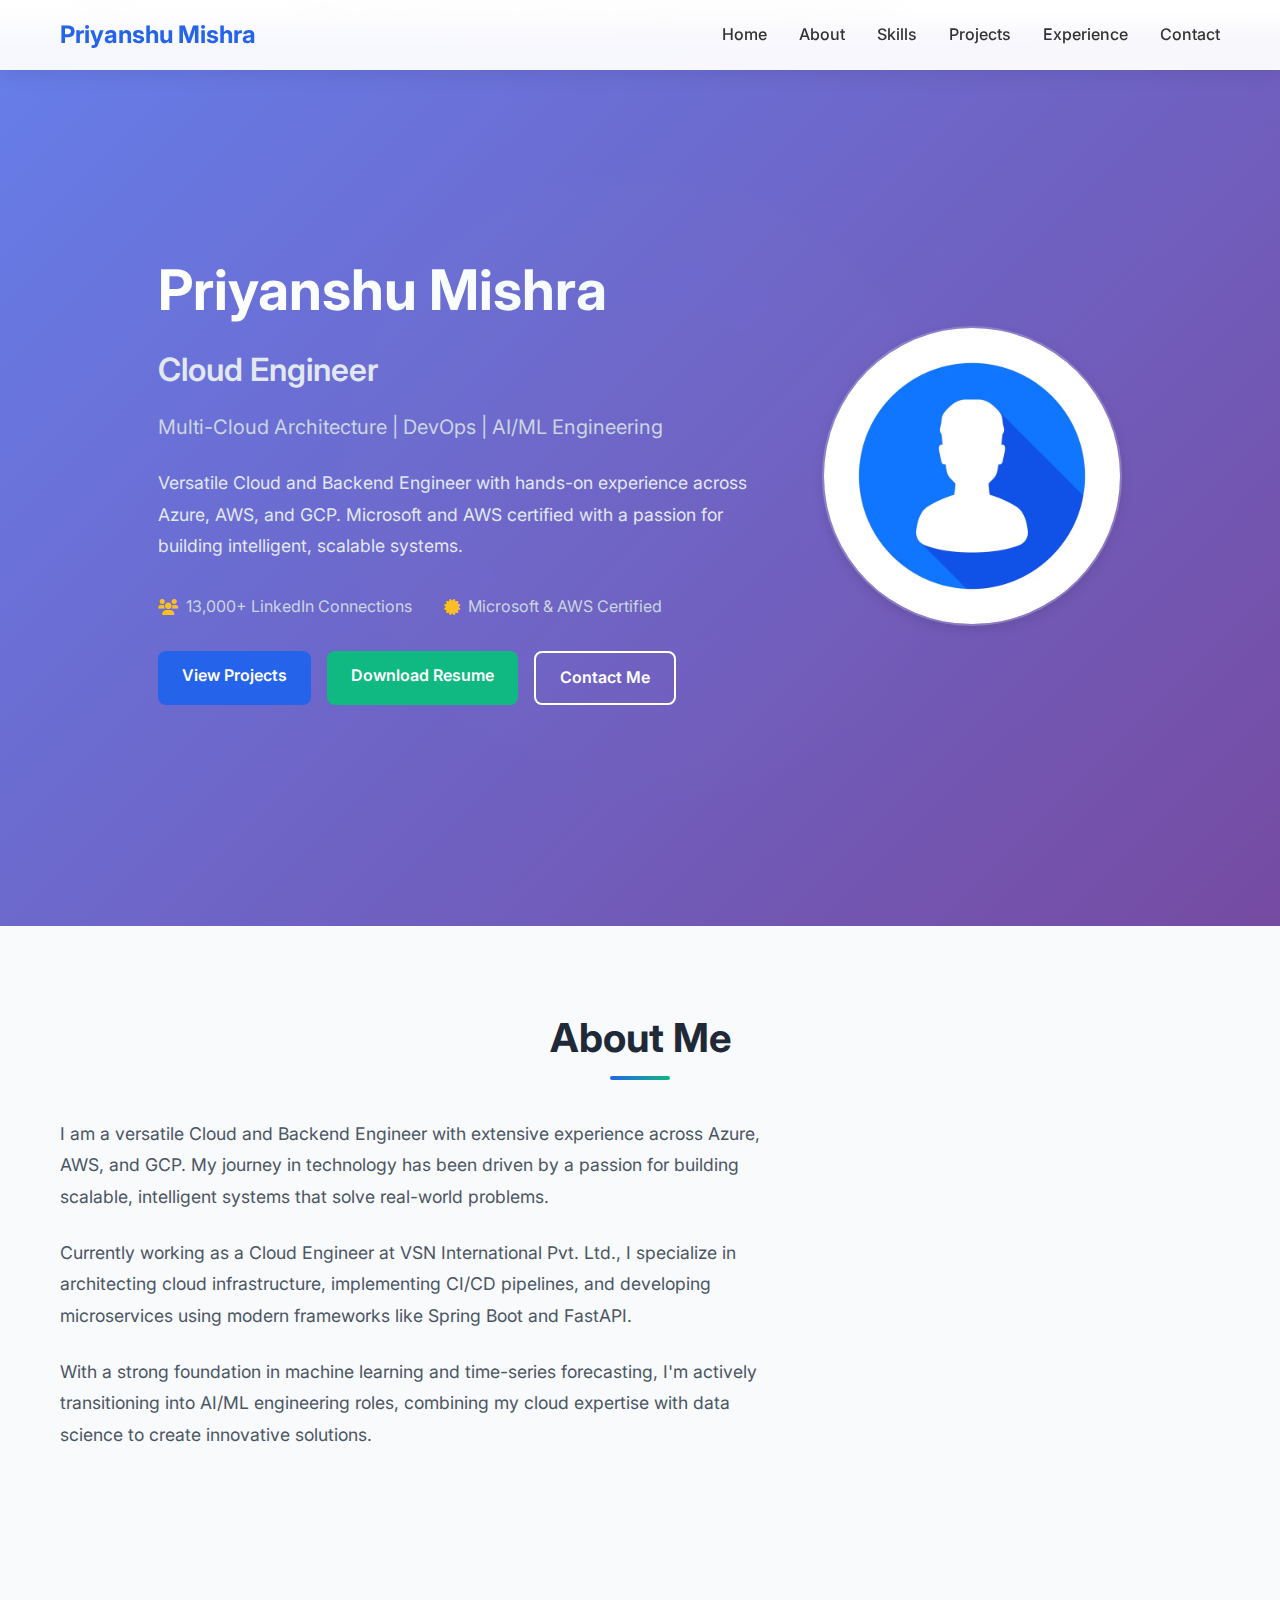
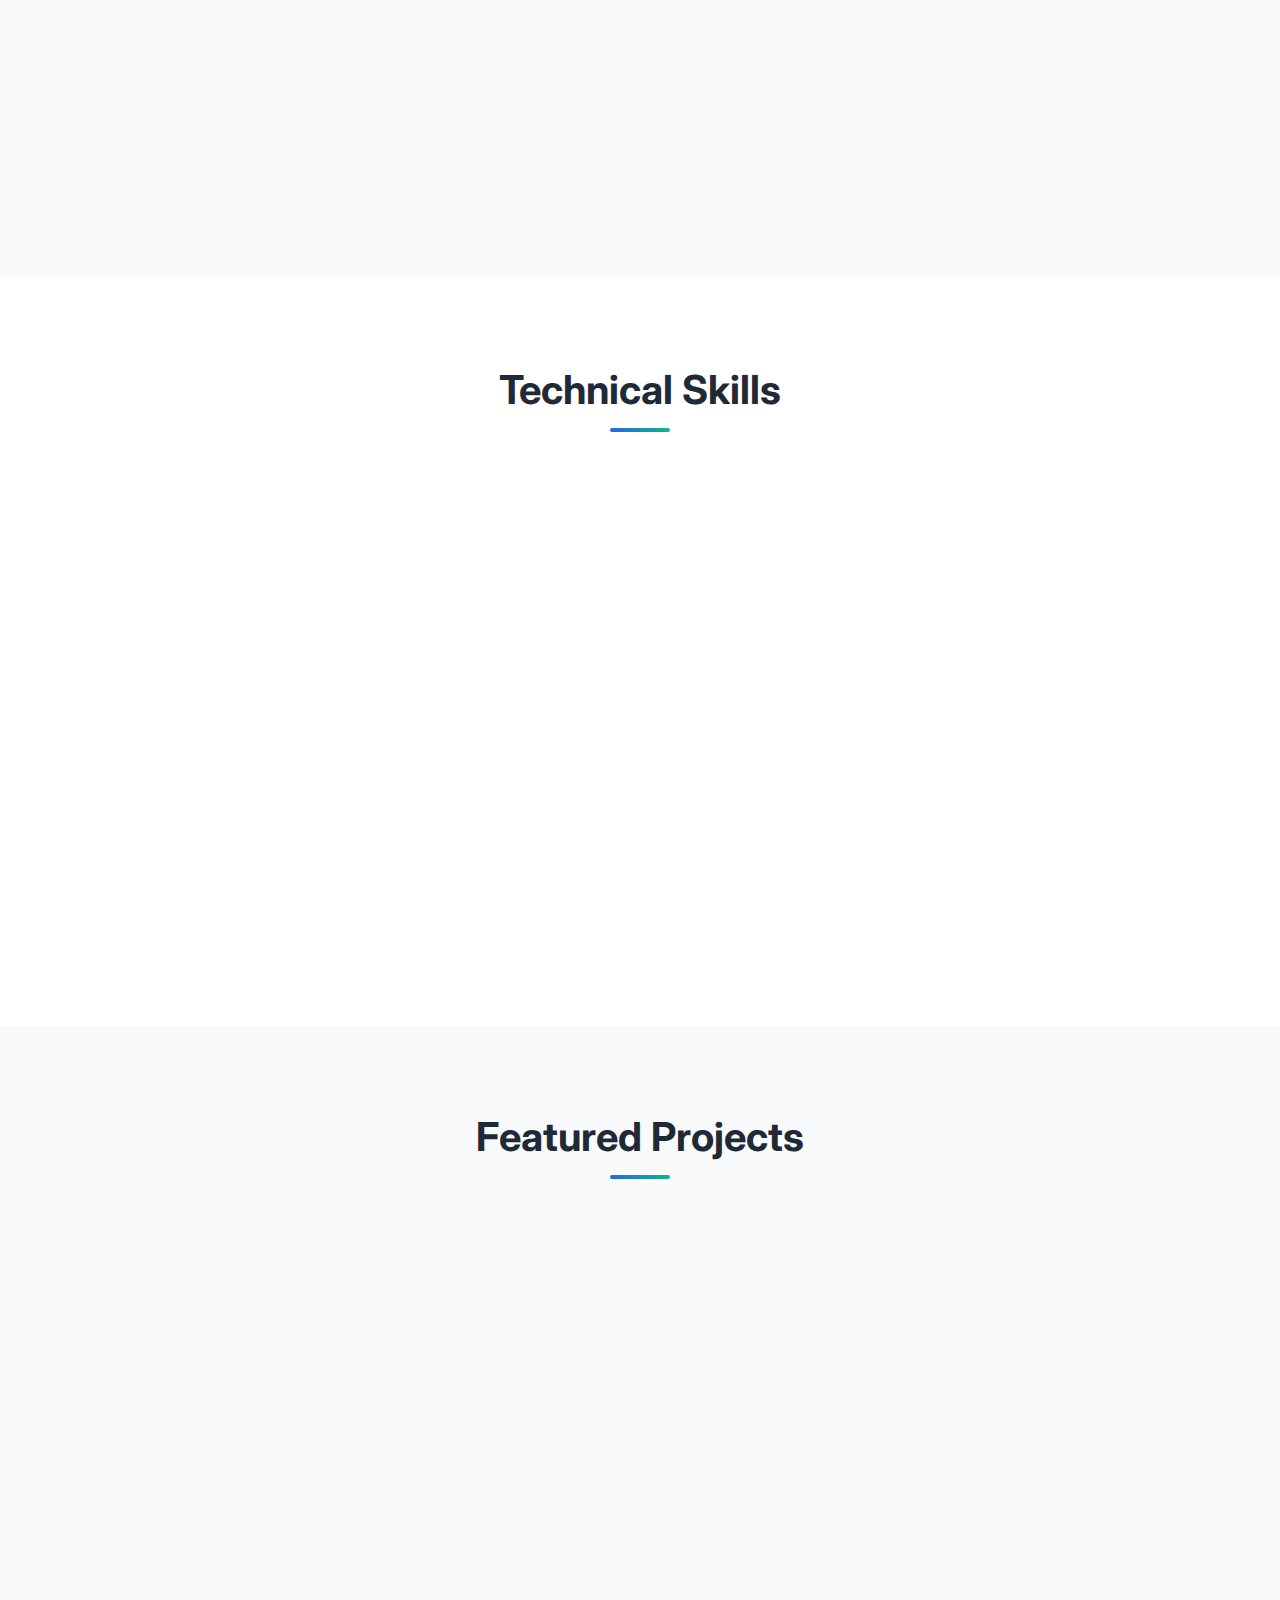
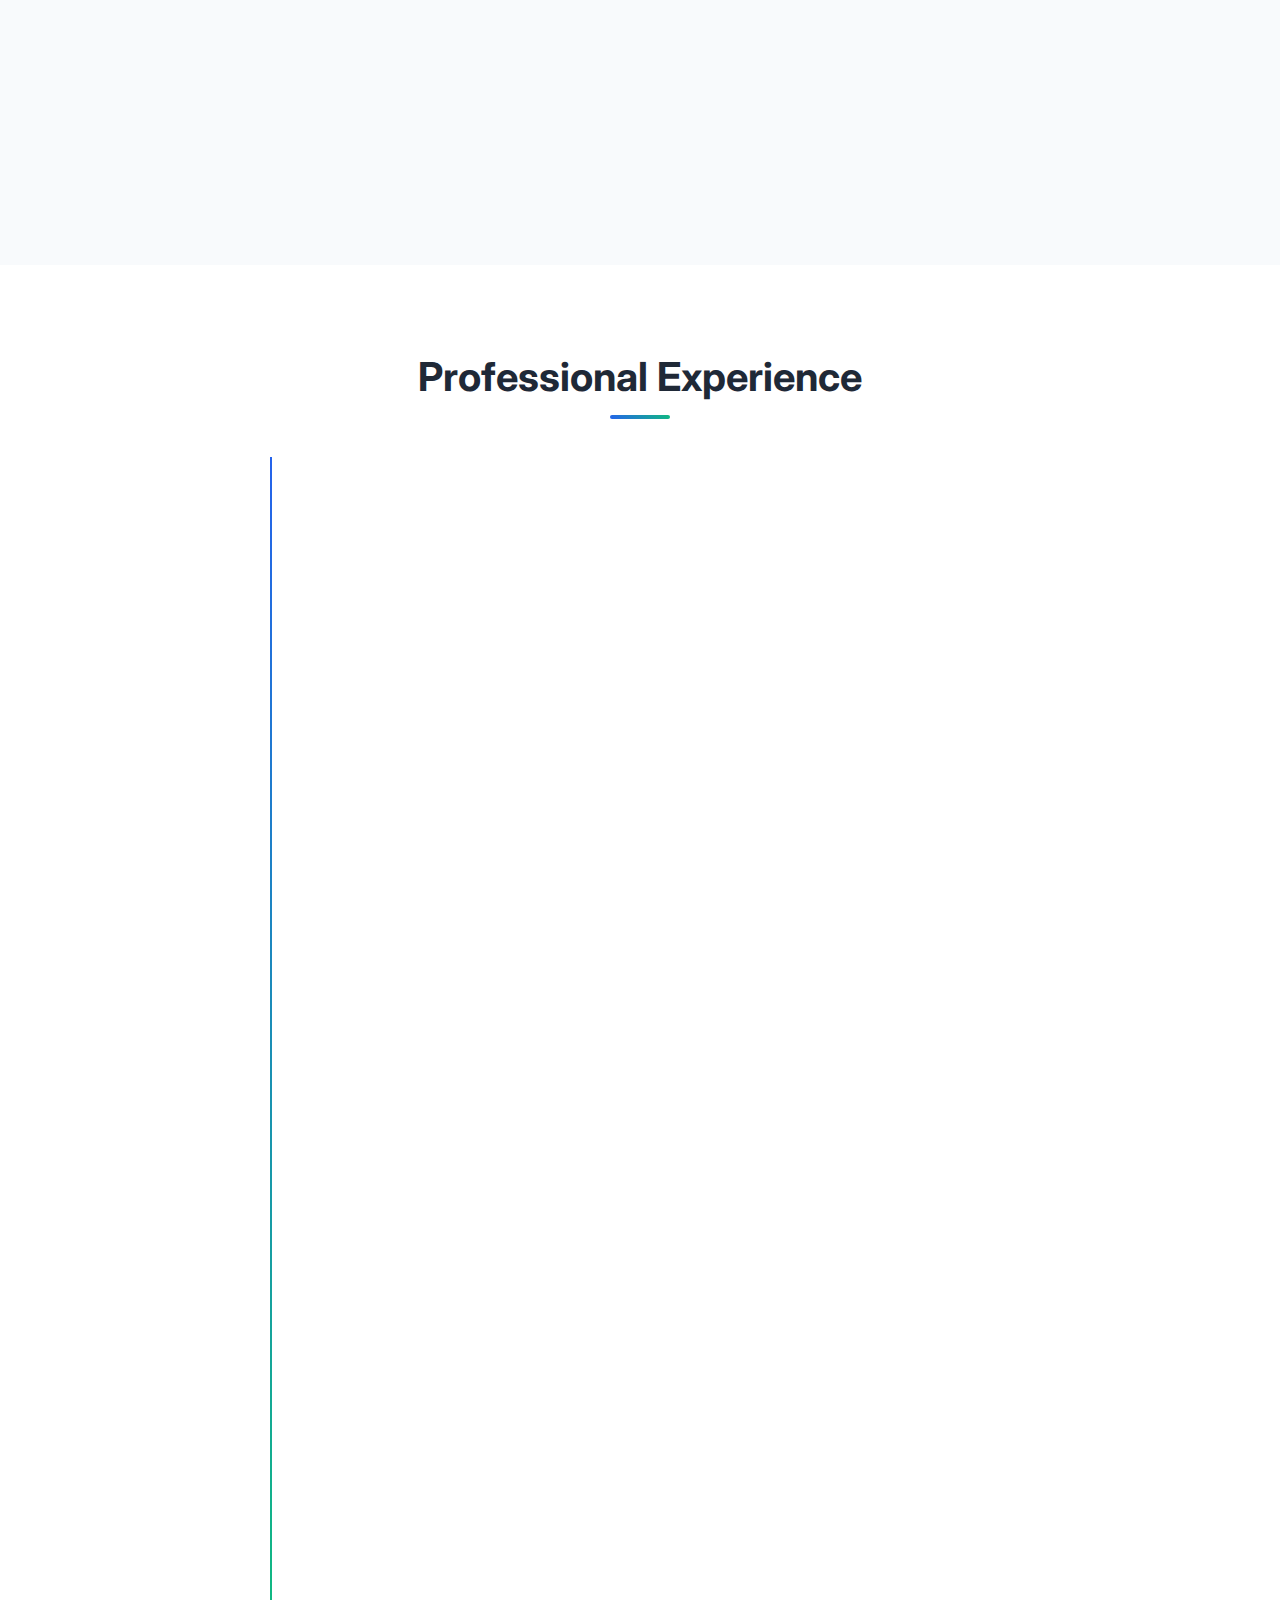
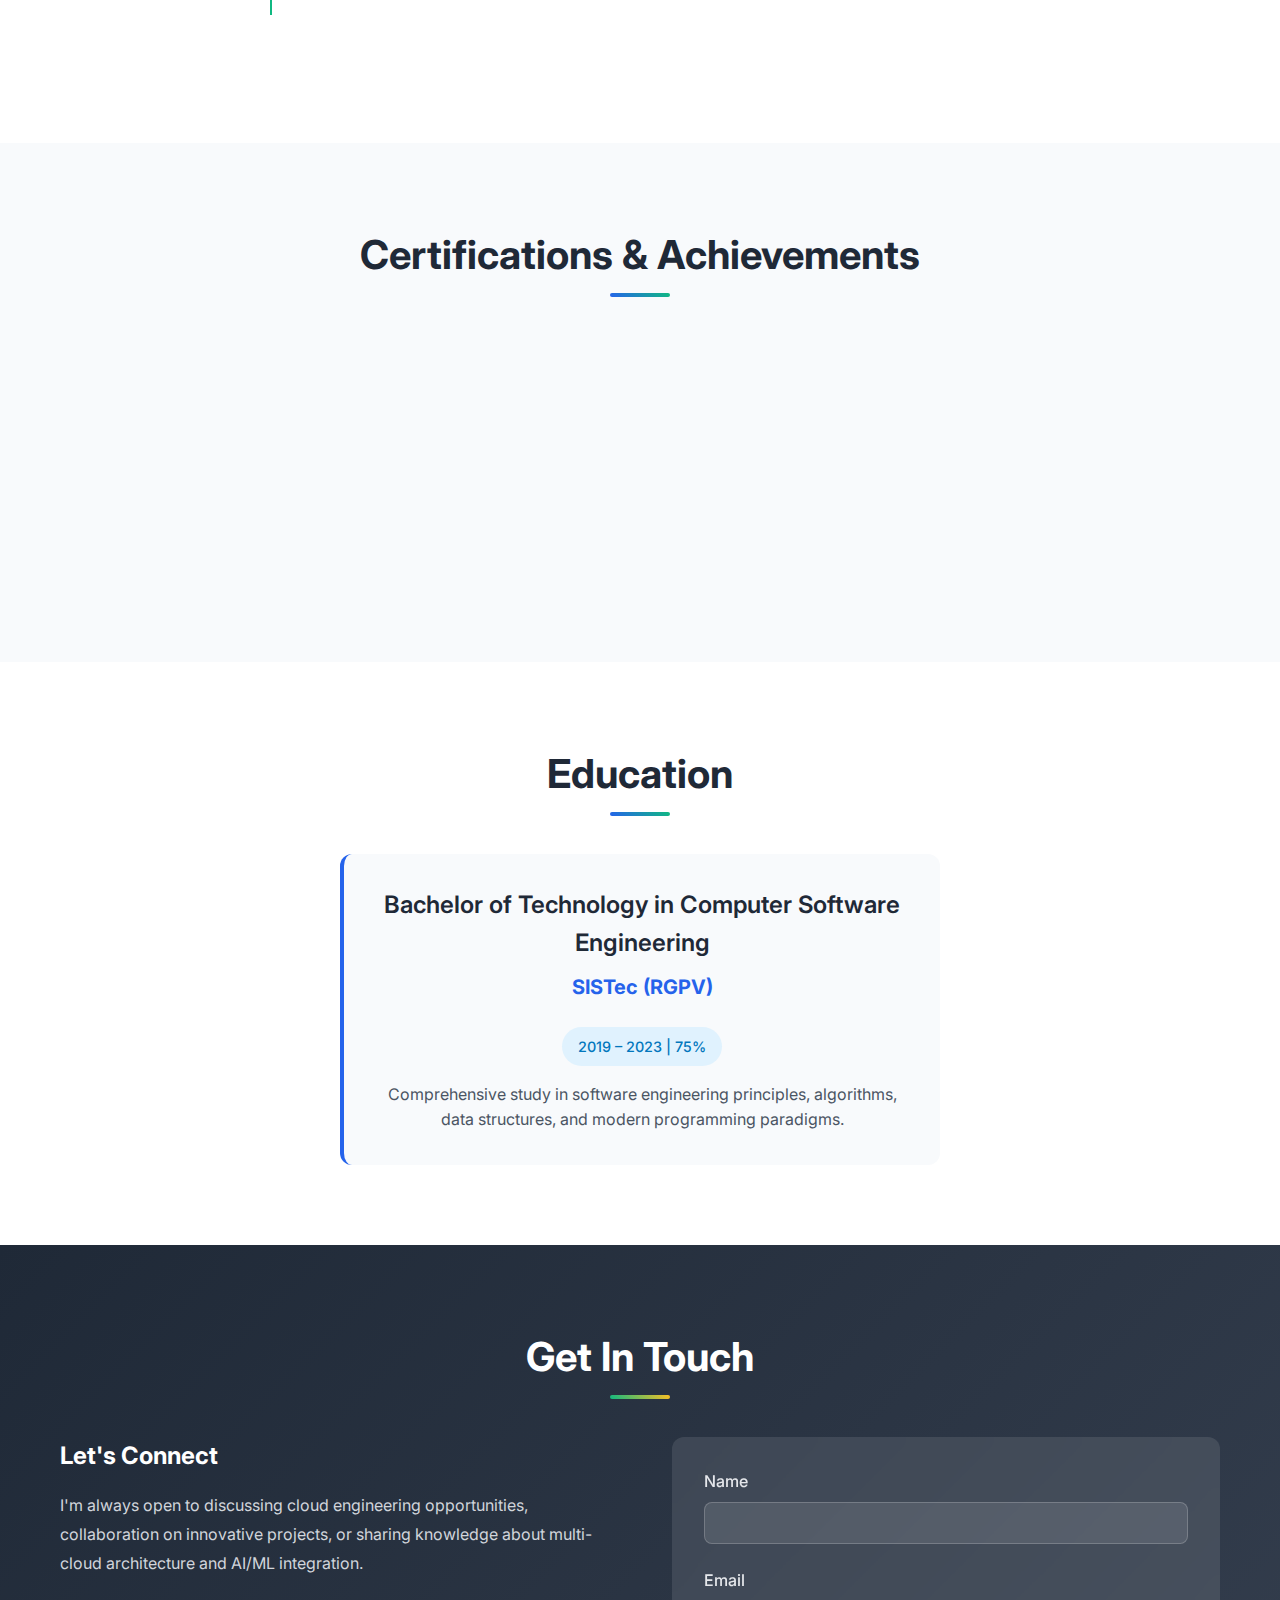
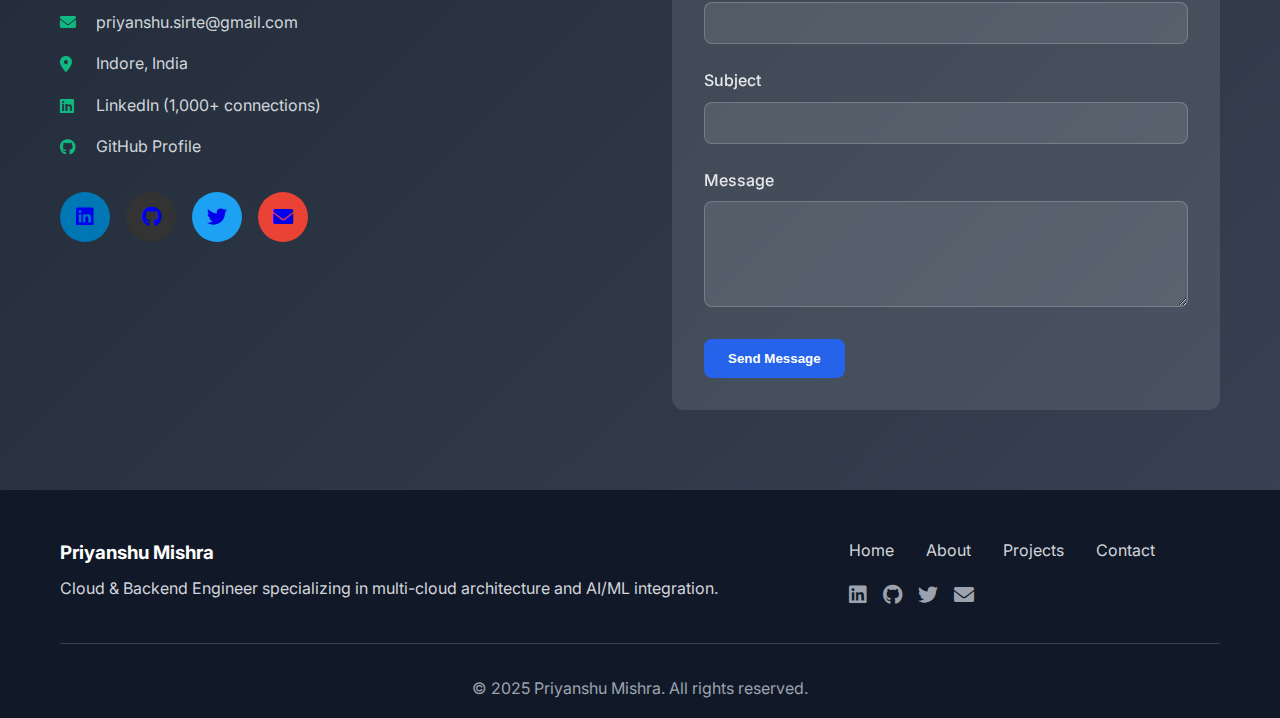
<file: index.html>
<!DOCTYPE html>
<html lang="en">
<head>
    <meta charset="UTF-8">
    <meta name="viewport" content="width=device-width, initial-scale=1.0">
<<<<<<< HEAD
    <title>Priyanshu Mishra -Cloud Engineer</title>
=======
    <title>Priyanshu Mishra - Cloud </title>
>>>>>>> 3449177 (Add GitHub Actions workflow for S3 deployment and update index.html)
    <link href="https://cdnjs.cloudflare.com/ajax/libs/font-awesome/6.0.0-beta3/css/all.min.css" rel="stylesheet">
    <link href="https://fonts.googleapis.com/css2?family=Inter:wght@300;400;500;600;700&display=swap" rel="stylesheet">
    <link rel="stylesheet" href="styles.css">
</head>
<body>
    <!-- Navigation -->
    <nav class="navbar">
        <div class="nav-container">
            <div class="nav-logo">
                <a href="#home">Priyanshu Mishra</a>
            </div>
            <ul class="nav-menu">
                <li class="nav-item">
                    <a href="#home" class="nav-link">Home</a>
                </li>
                <li class="nav-item">
                    <a href="#about" class="nav-link">About</a>
                </li>
                <li class="nav-item">
                    <a href="#skills" class="nav-link">Skills</a>
                </li>
                <li class="nav-item">
                    <a href="#projects" class="nav-link">Projects</a>
                </li>
                <li class="nav-item">
                    <a href="#experience" class="nav-link">Experience</a>
                </li>
                <li class="nav-item">
                    <a href="#contact" class="nav-link">Contact</a>
                </li>
            </ul>
            <div class="hamburger">
                <span class="bar"></span>
                <span class="bar"></span>
                <span class="bar"></span>
            </div>
        </div>
    </nav>

    <!-- Hero Section -->
    <section id="home" class="hero">
        <div class="hero-container">
            <div class="hero-content">
                <h1 class="hero-title">
                    <span class="name">Priyanshu Mishra</span>
                    <span class="role">Cloud Engineer</span>
                </h1>
                <p class="hero-subtitle">Multi-Cloud Architecture | DevOps | AI/ML Engineering</p>
                <p class="hero-description">
                    Versatile Cloud and Backend Engineer with hands-on experience across Azure, AWS, and GCP. 
                    Microsoft and AWS certified with a passion for building intelligent, scalable systems.
                </p>
                <div class="hero-stats">
                    <div class="stat">
                        <i class="fas fa-users"></i>
                        <span>13,000+ LinkedIn Connections</span>
                    </div>
                    <div class="stat">
                        <i class="fas fa-certificate"></i>
                        <span>Microsoft & AWS Certified</span>
                    </div>
                </div>
                <div class="hero-buttons">
                    <a href="#projects" class="btn btn-primary">View Projects</a>
                    <a href="#" class="btn btn-secondary">Download Resume</a>
                    <a href="#contact" class="btn btn-outline">Contact Me</a>
                </div>
            </div>
            <div class="hero-image">
                <img src="assets/images/image.jpg" alt="Priyanshu Mishra" class="profile-photo" />
            </div>
        </div>
    </section>

    <!-- About Section -->
    <section id="about" class="about">
        <div class="container">
            <h2 class="section-title">About Me</h2>
            <div class="about-content">
                <div class="about-text">
                    <p>
                        I am a versatile Cloud and Backend Engineer with extensive experience across Azure, AWS, and GCP. 
                        My journey in technology has been driven by a passion for building scalable, intelligent systems 
                        that solve real-world problems.
                    </p>
                    <p>
                        Currently working as a Cloud Engineer at VSN International Pvt. Ltd., I specialize in 
                        architecting cloud infrastructure, implementing CI/CD pipelines, and developing microservices 
                        using modern frameworks like Spring Boot and FastAPI.
                    </p>
                    <p>
                        With a strong foundation in machine learning and time-series forecasting, I'm actively 
                        transitioning into AI/ML engineering roles, combining my cloud expertise with data science 
                        to create innovative solutions.
                    </p>
                </div>
                <div class="about-highlights">
                    <div class="highlight">
                        <i class="fas fa-cloud"></i>
                        <h3>Multi-Cloud Expertise</h3>
                        <p>Proficient in Azure, AWS, and GCP with hands-on experience in cloud architecture and deployment.</p>
                    </div>
                    <div class="highlight">
                        <i class="fas fa-cogs"></i>
                        <h3>DevOps & Automation</h3>
                        <p>Expert in Docker, Kubernetes, Jenkins, Terraform, and Ansible for infrastructure automation.</p>
                    </div>
                    <div class="highlight">
                        <i class="fas fa-brain"></i>
                        <h3>AI/ML Integration</h3>
                        <p>Experienced in deploying machine learning models and building data-driven applications.</p>
                    </div>
                </div>
            </div>
        </div>
    </section>

    <!-- Skills Section -->
    <section id="skills" class="skills">
        <div class="container">
            <h2 class="section-title">Technical Skills</h2>
            <div class="skills-grid">
                <div class="skill-category">
                    <h3>Languages</h3>
                    <div class="skill-tags">
                        <span class="skill-tag">Java</span>
                        <span class="skill-tag">Python</span>
                        <span class="skill-tag">C</span>
                        <span class="skill-tag">C++</span>
                    </div>
                </div>

                <div class="skill-category">
                    <h3>Cloud Platforms</h3>
                    <div class="skill-tags">
                        <span class="skill-tag azure">Azure</span>
                        <span class="skill-tag aws">AWS</span>
                        <span class="skill-tag gcp">GCP</span>
                    </div>
                    <div class="skill-details">
                        <p><strong>Azure:</strong> VM, AKS, Blob, AD</p>
                        <p><strong>AWS:</strong> EC2, S3, RDS, Lambda, VPC</p>
                    </div>
                </div>

                <div class="skill-category">
                    <h3>DevOps & Infrastructure</h3>
                    <div class="skill-tags">
                        <span class="skill-tag">Docker</span>
                        <span class="skill-tag">Kubernetes</span>
                        <span class="skill-tag">Jenkins</span>
                        <span class="skill-tag">Terraform</span>
                        <span class="skill-tag">Ansible</span>
                        <span class="skill-tag">CI/CD</span>
                    </div>
                </div>

                <div class="skill-category">
                    <h3>ML & Data</h3>
                    <div class="skill-tags">
                        <span class="skill-tag">Scikit-learn</span>
                        <span class="skill-tag">Pandas</span>
                        <span class="skill-tag">NumPy</span>
                        <span class="skill-tag">Time Series</span>
                        <span class="skill-tag">Classification</span>
                    </div>
                </div>

                <div class="skill-category">
                    <h3>Frameworks & Databases</h3>
                    <div class="skill-tags">
                        <span class="skill-tag">Spring Boot</span>
                        <span class="skill-tag">FastAPI</span>
                        <span class="skill-tag">MySQL</span>
                        <span class="skill-tag">PostgreSQL</span>
                        <span class="skill-tag">MongoDB</span>
                    </div>
                </div>

                <div class="skill-category">
                    <h3>Tools & Version Control</h3>
                    <div class="skill-tags">
                        <span class="skill-tag">Git</span>
                        <span class="skill-tag">GitHub</span>
                        <span class="skill-tag">GitLab</span>
                    </div>
                </div>
            </div>
        </div>
    </section>

    <!-- Projects Section -->
    <section id="projects" class="projects">
        <div class="container">
            <h2 class="section-title">Featured Projects</h2>
            <div class="projects-grid">

                <!-- Project 1: Payment Microservices -->
                <div class="project-card">
                    <div class="project-header">
                        <h3>Core Payment Microservices System</h3>
                        <div class="project-links">
                            <a href="#" class="project-link"><i class="fab fa-github"></i></a>
                            <a href="#" class="project-link"><i class="fas fa-external-link-alt"></i></a>
                        </div>
                    </div>
                    <p class="project-description">
                        Developed Spring Boot microservices integrated with multiple Payment Service Providers (PSPs) 
                        for secure transactions, comprehensive logging, and scalable deployment architecture.
                    </p>
                    <div class="project-tech">
                        <span class="tech-tag">Spring Boot</span>
                        <span class="tech-tag">Microservices</span>
                        <span class="tech-tag">Docker</span>
                        <span class="tech-tag">Payment APIs</span>
                    </div>
                    <div class="project-features">
                        <ul>
                            <li>Multi-PSP integration for payment processing</li>
                            <li>Secure logging and audit trails</li>
                            <li>Database persistence with transaction management</li>
                            <li>Docker-based scalable deployment</li>
                        </ul>
                    </div>
                </div>

                <!-- Project 2: Stock Prediction App -->
                <div class="project-card">
                    <div class="project-header">
                        <h3>Stock Trend Prediction Web App</h3>
                        <div class="project-links">
                            <a href="#" class="project-link"><i class="fab fa-github"></i></a>
                            <a href="#" class="project-link"><i class="fas fa-external-link-alt"></i></a>
                        </div>
                    </div>
                    <p class="project-description">
                        Built an AI-powered stock forecasting application using Stacked LSTM models for time-series 
                        prediction with an interactive Streamlit-based user interface for data visualization.
                    </p>
                    <div class="project-tech">
                        <span class="tech-tag">Python</span>
                        <span class="tech-tag">LSTM</span>
                        <span class="tech-tag">Streamlit</span>
                        <span class="tech-tag">Machine Learning</span>
                    </div>
                    <div class="project-features">
                        <ul>
                            <li>Stacked LSTM model for time-series forecasting</li>
                            <li>Interactive web interface with Streamlit</li>
                            <li>Real-time stock data visualization</li>
                            <li>Predictive analytics dashboard</li>
                        </ul>
                    </div>
                </div>

                <!-- Project 3: Cloud Infrastructure -->
                <div class="project-card">
                    <div class="project-header">
                        <h3>Multi-Cloud Infrastructure Automation</h3>
                        <div class="project-links">
                            <a href="#" class="project-link"><i class="fab fa-github"></i></a>
                            <a href="#" class="project-link"><i class="fas fa-external-link-alt"></i></a>
                        </div>
                    </div>
                    <p class="project-description">
                        Architected and deployed cloud infrastructure across Azure, AWS, and GCP using Infrastructure 
                        as Code (IaC) principles with Terraform and automated CI/CD pipelines.
                    </p>
                    <div class="project-tech">
                        <span class="tech-tag">Terraform</span>
                        <span class="tech-tag">Azure</span>
                        <span class="tech-tag">AWS</span>
                        <span class="tech-tag">Jenkins</span>
                    </div>
                    <div class="project-features">
                        <ul>
                            <li>Multi-cloud deployment automation</li>
                            <li>Infrastructure as Code with Terraform</li>
                            <li>CI/CD pipeline integration</li>
                            <li>Cost optimization and monitoring</li>
                        </ul>
                    </div>
                </div>

            </div>
        </div>
    </section>

    <!-- Experience Section -->
    <section id="experience" class="experience">
        <div class="container">
            <h2 class="section-title">Professional Experience</h2>
            <div class="timeline">

                <div class="timeline-item">
                    <div class="timeline-marker"></div>
                    <div class="timeline-content">
                        <h3>Cloud Engineer</h3>
                        <h4>VSN International Pvt. Ltd.</h4>
                        <span class="timeline-date">Dec 2024 – Present | Indore</span>
                        <ul>
                            <li>Architected and deployed Azure infrastructure (VMs, Blob Storage, Azure AD) for internal systems</li>
                            <li>Integrated CI/CD pipelines using Jenkins and monitored resource utilization with Azure Monitor</li>
                            <li>Optimized provisioning scripts and automated service deployments using Terraform and Ansible</li>
                        </ul>
                    </div>
                </div>

                <div class="timeline-item">
                    <div class="timeline-marker"></div>
                    <div class="timeline-content">
                        <h3>Java Developer Intern</h3>
                        <h4>HulkHire</h4>
                        <span class="timeline-date">Nov – Dec 2024 | Remote</span>
                        <ul>
                            <li>Developed microservices to handle payment flows with multiple Payment Service Providers (PSPs)</li>
                            <li>Integrated secure logging, database persistence, and Docker-based deployment for scalability</li>
                            <li>Implemented robust error handling and transaction management systems</li>
                        </ul>
                    </div>
                </div>

                <div class="timeline-item">
                    <div class="timeline-marker"></div>
                    <div class="timeline-content">
                        <h3>Cloud Application Developer (Trainee)</h3>
                        <h4>Vinsys</h4>
                        <span class="timeline-date">Aug – Dec 2023 | Remote</span>
                        <ul>
                            <li>Designed and deployed AWS cloud infrastructure using EC2, RDS, and VPC</li>
                            <li>Built automation scripts for S3 file management and implemented serverless functions</li>
                            <li>Gained foundational experience in cloud architecture and best practices</li>
                        </ul>
                    </div>
                </div>

            </div>
        </div>
    </section>

    <!-- Certifications Section -->
    <section id="certifications" class="certifications">
        <div class="container">
            <h2 class="section-title">Certifications & Achievements</h2>
            <div class="certifications-grid">

                <div class="certification-card">
                    <div class="cert-icon microsoft">
                        <i class="fab fa-microsoft"></i>
                    </div>
                    <h3>Azure AI Engineer Associate</h3>
                    <p>Microsoft Certified</p>
                </div>

                <div class="certification-card">
                    <div class="cert-icon microsoft">
                        <i class="fab fa-microsoft"></i>
                    </div>
                    <h3>Azure Fundamentals</h3>
                    <p>Microsoft Certified</p>
                </div>

                <div class="certification-card">
                    <div class="cert-icon aws">
                        <i class="fab fa-aws"></i>
                    </div>
                    <h3>Cloud Practitioner</h3>
                    <p>AWS Certified</p>
                </div>

                <div class="certification-card">
                    <div class="cert-icon achievement">
                        <i class="fab fa-linkedin"></i>
                    </div>
                    <h3>1,000+ Connections</h3>
                    <p>LinkedIn Network Builder</p>
                </div>

            </div>
        </div>
    </section>

    <!-- Education Section -->
    <section id="education" class="education">
        <div class="container">
            <h2 class="section-title">Education</h2>
            <div class="education-card">
                <h3>Bachelor of Technology in Computer Software Engineering</h3>
                <h4>SISTec (RGPV)</h4>
                <span class="education-date">2019 – 2023 | 75%</span>
                <p>Comprehensive study in software engineering principles, algorithms, data structures, and modern programming paradigms.</p>
            </div>
        </div>
    </section>

    <!-- Contact Section -->
    <section id="contact" class="contact">
        <div class="container">
            <h2 class="section-title">Get In Touch</h2>
            <div class="contact-content">
                <div class="contact-info">
                    <h3>Let's Connect</h3>
                    <p>
                        I'm always open to discussing cloud engineering opportunities, 
                        collaboration on innovative projects, or sharing knowledge about 
                        multi-cloud architecture and AI/ML integration.
                    </p>

                    <div class="contact-details">
                        <div class="contact-item">
                            <i class="fas fa-envelope"></i>
                            <span>priyanshu.sirte@gmail.com</span>
                        </div>
                        <div class="contact-item">
                            <i class="fas fa-map-marker-alt"></i>
                            <span>Indore, India</span>
                        </div>
                        <div class="contact-item">
                            <i class="fab fa-linkedin"></i>
                            <span>LinkedIn (1,000+ connections)</span>
                        </div>
                        <div class="contact-item">
                            <i class="fab fa-github"></i>
                            <span>GitHub Profile</span>
                        </div>
                    </div>

                    <div class="social-links">
                        <a href="#" class="social-link linkedin"><i class="fab fa-linkedin"></i></a>
                        <a href="#" class="social-link github"><i class="fab fa-github"></i></a>
                        <a href="#" class="social-link twitter"><i class="fab fa-twitter"></i></a>
                        <a href="#" class="social-link email"><i class="fas fa-envelope"></i></a>
                    </div>
                </div>

                <div class="contact-form">
                    <form id="contactForm">
                        <div class="form-group">
                            <label for="name">Name</label>
                            <input type="text" id="name" name="name" required>
                        </div>
                        <div class="form-group">
                            <label for="email">Email</label>
                            <input type="email" id="email" name="email" required>
                        </div>
                        <div class="form-group">
                            <label for="subject">Subject</label>
                            <input type="text" id="subject" name="subject" required>
                        </div>
                        <div class="form-group">
                            <label for="message">Message</label>
                            <textarea id="message" name="message" rows="5" required></textarea>
                        </div>
                        <button type="submit" class="btn btn-primary">Send Message</button>
                    </form>
                </div>
            </div>
        </div>
    </section>

    <!-- Footer -->
    <footer class="footer">
        <div class="container">
            <div class="footer-content">
                <div class="footer-left">
                    <h3>Priyanshu Mishra</h3>
                    <p>Cloud & Backend Engineer specializing in multi-cloud architecture and AI/ML integration.</p>
                </div>
                <div class="footer-right">
                    <div class="footer-links">
                        <a href="#home">Home</a>
                        <a href="#about">About</a>
                        <a href="#projects">Projects</a>
                        <a href="#contact">Contact</a>
                    </div>
                    <div class="footer-social">
                        <a href="#"><i class="fab fa-linkedin"></i></a>
                        <a href="#"><i class="fab fa-github"></i></a>
                        <a href="#"><i class="fab fa-twitter"></i></a>
                        <a href="#"><i class="fas fa-envelope"></i></a>
                    </div>
                </div>
            </div>
            <div class="footer-bottom">
                <p>&copy; 2025 Priyanshu Mishra. All rights reserved.</p>
            </div>
        </div>
    </footer>

    <!-- JavaScript -->
    <script src="script.js"></script>
</body>
</html>
</file>
<file: styles.css>
/* Reset and Base Styles */
* {
    margin: 0;
    padding: 0;
    box-sizing: border-box;
}

body {
    font-family: 'Inter', sans-serif;
    line-height: 1.6;
    color: #333;
    background-color: #ffffff;
}

html {
    scroll-behavior: smooth;
}

.container {
    max-width: 1200px;
    margin: 0 auto;
    padding: 0 20px;
}

/* Navigation Styles */
.navbar {
    position: fixed;
    top: 0;
    width: 100%;
    background: rgba(255, 255, 255, 0.95);
    backdrop-filter: blur(10px);
    z-index: 1000;
    padding: 1rem 0;
    box-shadow: 0 2px 20px rgba(0, 0, 0, 0.1);
    transition: all 0.3s ease;
}

.nav-container {
    max-width: 1200px;
    margin: 0 auto;
    padding: 0 20px;
    display: flex;
    justify-content: space-between;
    align-items: center;
}

.nav-logo a {
    font-size: 1.5rem;
    font-weight: 700;
    color: #2563eb;
    text-decoration: none;
}

.nav-menu {
    display: flex;
    list-style: none;
    gap: 2rem;
}

.nav-link {
    text-decoration: none;
    color: #333;
    font-weight: 500;
    transition: color 0.3s ease;
    position: relative;
}

.nav-link:hover {
    color: #2563eb;
}

.nav-link::after {
    content: '';
    position: absolute;
    bottom: -5px;
    left: 0;
    width: 0;
    height: 2px;
    background-color: #2563eb;
    transition: width 0.3s ease;
}

.nav-link:hover::after {
    width: 100%;
}

.hamburger {
    display: none;
    flex-direction: column;
    cursor: pointer;
}

.hamburger .bar {
    width: 25px;
    height: 3px;
    background-color: #333;
    margin: 3px 0;
    transition: 0.3s;
}

/* Hero Section */
.hero {
    min-height: 100vh;
    display: flex;
    align-items: center;
    background: linear-gradient(135deg, #667eea 0%, #764ba2 100%);
    color: white;
    position: relative;
    overflow: hidden;
}

.hero::before {
    content: '';
    position: absolute;
    top: 0;
    left: 0;
    right: 0;
    bottom: 0;
    background: url('data:image/svg+xml,<svg xmlns="http://www.w3.org/2000/svg" viewBox="0 0 1000 1000"><defs><radialGradient id="a" cx="50%" cy="50%"><stop offset="0%" stop-color="%23ffffff" stop-opacity="0.1"/><stop offset="100%" stop-color="%23ffffff" stop-opacity="0"/></radialGradient></defs><circle cx="50%" cy="50%" r="50%" fill="url(%23a)"/></svg>') no-repeat center center;
    background-size: cover;
    opacity: 0.1;
}

.hero-container {
    max-width: 1200px;
    margin: 0 auto;
    padding: 0 20px;
    display: grid;
    grid-template-columns: 2fr 1fr;
    gap: 4rem;
    align-items: center;
    position: relative;
    z-index: 1;
}

.hero-content {
    animation: slideInLeft 1s ease-out;
}

.hero-title {
    margin-bottom: 1rem;
}

.hero-title .name {
    display: block;
    font-size: 3.5rem;
    font-weight: 700;
    margin-bottom: 0.5rem;
    background: linear-gradient(45deg, #ffffff, #f0f9ff);
    -webkit-background-clip: text;
    -webkit-text-fill-color: transparent;
    background-clip: text;
}

.hero-title .role {
    display: block;
    font-size: 2rem;
    font-weight: 600;
    color: #e2e8f0;
}

.hero-subtitle {
    font-size: 1.25rem;
    color: #cbd5e1;
    margin-bottom: 1.5rem;
}

.hero-description {
    font-size: 1.1rem;
    line-height: 1.8;
    color: #e2e8f0;
    margin-bottom: 2rem;
    max-width: 600px;
}

.hero-stats {
    display: flex;
    gap: 2rem;
    margin-bottom: 2rem;
}

.stat {
    display: flex;
    align-items: center;
    gap: 0.5rem;
    color: #cbd5e1;
}

.stat i {
    color: #fbbf24;
}

.hero-buttons {
    display: flex;
    gap: 1rem;
    flex-wrap: wrap;
}

.hero-image {
    display: flex;
    justify-content: center;
    align-items: center;
    animation: slideInRight 1s ease-out;
}

.image-placeholder {
    width: 300px;
    height: 300px;
    border-radius: 50%;
    background: rgba(255, 255, 255, 0.1);
    display: flex;
    align-items: center;
    justify-content: center;
    backdrop-filter: blur(10px);
    border: 2px solid rgba(255, 255, 255, 0.2);
}

.image-placeholder i {
    font-size: 6rem;
    color: rgba(255, 255, 255, 0.7);
}

/* Button Styles */
.btn {
    display: inline-block;
    padding: 12px 24px;
    border-radius: 8px;
    text-decoration: none;
    font-weight: 600;
    transition: all 0.3s ease;
    border: none;
    cursor: pointer;
    text-align: center;
}

.btn-primary {
    background-color: #2563eb;
    color: white;
}

.btn-primary:hover {
    background-color: #1d4ed8;
    transform: translateY(-2px);
    box-shadow: 0 5px 15px rgba(37, 99, 235, 0.4);
}

.btn-secondary {
    background-color: #10b981;
    color: white;
}

.btn-secondary:hover {
    background-color: #059669;
    transform: translateY(-2px);
    box-shadow: 0 5px 15px rgba(16, 185, 129, 0.4);
}

.btn-outline {
    background-color: transparent;
    color: white;
    border: 2px solid white;
}

.btn-outline:hover {
    background-color: white;
    color: #2563eb;
    transform: translateY(-2px);
}

/* Section Styles */
section {
    padding: 80px 0;
}

.section-title {
    font-size: 2.5rem;
    font-weight: 700;
    text-align: center;
    margin-bottom: 3rem;
    color: #1f2937;
    position: relative;
}

.section-title::after {
    content: '';
    position: absolute;
    bottom: -10px;
    left: 50%;
    transform: translateX(-50%);
    width: 60px;
    height: 4px;
    background: linear-gradient(45deg, #2563eb, #10b981);
    border-radius: 2px;
}

/* About Section */
.about {
    background-color: #f8fafc;
}

.about-content {
    display: grid;
    grid-template-columns: 2fr 1fr;
    gap: 4rem;
    align-items: start;
}

.about-text p {
    margin-bottom: 1.5rem;
    font-size: 1.1rem;
    line-height: 1.8;
    color: #4b5563;
}

.about-highlights {
    display: flex;
    flex-direction: column;
    gap: 2rem;
}

.highlight {
    text-align: center;
    padding: 1.5rem;
    background: white;
    border-radius: 12px;
    box-shadow: 0 4px 6px rgba(0, 0, 0, 0.05);
    transition: transform 0.3s ease;
}

.highlight:hover {
    transform: translateY(-5px);
}

.highlight i {
    font-size: 2.5rem;
    color: #2563eb;
    margin-bottom: 1rem;
}

.highlight h3 {
    font-size: 1.25rem;
    font-weight: 600;
    margin-bottom: 0.5rem;
    color: #1f2937;
}

.highlight p {
    color: #6b7280;
    font-size: 0.9rem;
}

/* Skills Section */
.skills {
    background-color: white;
}

.skills-grid {
    display: grid;
    grid-template-columns: repeat(auto-fit, minmax(300px, 1fr));
    gap: 2rem;
}

.skill-category {
    background: #f8fafc;
    padding: 2rem;
    border-radius: 12px;
    border-left: 4px solid #2563eb;
}

.skill-category h3 {
    font-size: 1.25rem;
    font-weight: 600;
    margin-bottom: 1rem;
    color: #1f2937;
}

.skill-tags {
    display: flex;
    flex-wrap: wrap;
    gap: 0.5rem;
    margin-bottom: 1rem;
}

.skill-tag {
    background: #2563eb;
    color: white;
    padding: 0.5rem 1rem;
    border-radius: 20px;
    font-size: 0.9rem;
    font-weight: 500;
}

.skill-tag.azure {
    background: #0078d4;
}

.skill-tag.aws {
    background: #ff9900;
}

.skill-tag.gcp {
    background: #4285f4;
}

.skill-details {
    margin-top: 1rem;
}

.skill-details p {
    font-size: 0.9rem;
    color: #6b7280;
    margin-bottom: 0.5rem;
}

/* Projects Section */
.projects {
    background-color: #f8fafc;
}

.projects-grid {
    display: grid;
    grid-template-columns: repeat(auto-fit, minmax(350px, 1fr));
    gap: 2rem;
}

.project-card {
    background: white;
    border-radius: 12px;
    padding: 2rem;
    box-shadow: 0 4px 6px rgba(0, 0, 0, 0.05);
    transition: all 0.3s ease;
    border: 1px solid #e5e7eb;
}

.project-card:hover {
    transform: translateY(-5px);
    box-shadow: 0 10px 25px rgba(0, 0, 0, 0.1);
}

.project-header {
    display: flex;
    justify-content: space-between;
    align-items: start;
    margin-bottom: 1rem;
}

.project-header h3 {
    font-size: 1.25rem;
    font-weight: 600;
    color: #1f2937;
    margin-bottom: 0.5rem;
}

.project-links {
    display: flex;
    gap: 0.5rem;
}

.project-link {
    color: #6b7280;
    font-size: 1.25rem;
    transition: color 0.3s ease;
}

.project-link:hover {
    color: #2563eb;
}

.project-description {
    color: #4b5563;
    line-height: 1.6;
    margin-bottom: 1.5rem;
}

.project-tech {
    display: flex;
    flex-wrap: wrap;
    gap: 0.5rem;
    margin-bottom: 1.5rem;
}

.tech-tag {
    background: #e0f2fe;
    color: #0277bd;
    padding: 0.25rem 0.75rem;
    border-radius: 12px;
    font-size: 0.85rem;
    font-weight: 500;
}

.project-features ul {
    list-style: none;
}

.project-features li {
    position: relative;
    padding-left: 1.5rem;
    margin-bottom: 0.5rem;
    color: #4b5563;
    font-size: 0.9rem;
}

.project-features li::before {
    content: '✓';
    position: absolute;
    left: 0;
    color: #10b981;
    font-weight: bold;
}

/* Experience Section */
.experience {
    background-color: white;
}

.timeline {
    max-width: 800px;
    margin: 0 auto;
    position: relative;
}

.timeline::before {
    content: '';
    position: absolute;
    left: 30px;
    top: 0;
    bottom: 0;
    width: 2px;
    background: linear-gradient(to bottom, #2563eb, #10b981);
}

.timeline-item {
    position: relative;
    margin-bottom: 3rem;
    padding-left: 80px;
}

.timeline-marker {
    position: absolute;
    left: 22px;
    top: 8px;
    width: 16px;
    height: 16px;
    border-radius: 50%;
    background: #2563eb;
    border: 4px solid white;
    box-shadow: 0 0 0 4px #e0f2fe;
}

.timeline-content {
    background: #f8fafc;
    padding: 2rem;
    border-radius: 12px;
    border-left: 4px solid #2563eb;
}

.timeline-content h3 {
    font-size: 1.25rem;
    font-weight: 600;
    color: #1f2937;
    margin-bottom: 0.5rem;
}

.timeline-content h4 {
    font-size: 1.1rem;
    font-weight: 500;
    color: #2563eb;
    margin-bottom: 0.5rem;
}

.timeline-date {
    display: inline-block;
    background: #e0f2fe;
    color: #0277bd;
    padding: 0.25rem 0.75rem;
    border-radius: 12px;
    font-size: 0.85rem;
    font-weight: 500;
    margin-bottom: 1rem;
}

.timeline-content ul {
    list-style: none;
    margin-top: 1rem;
}

.timeline-content li {
    position: relative;
    padding-left: 1.5rem;
    margin-bottom: 0.5rem;
    color: #4b5563;
}

.timeline-content li::before {
    content: '•';
    position: absolute;
    left: 0;
    color: #2563eb;
    font-weight: bold;
}

/* Certifications Section */
.certifications {
    background-color: #f8fafc;
}

.certifications-grid {
    display: grid;
    grid-template-columns: repeat(auto-fit, minmax(250px, 1fr));
    gap: 2rem;
}

.certification-card {
    background: white;
    text-align: center;
    padding: 2rem;
    border-radius: 12px;
    box-shadow: 0 4px 6px rgba(0, 0, 0, 0.05);
    transition: transform 0.3s ease;
}

.certification-card:hover {
    transform: translateY(-5px);
}

.cert-icon {
    width: 80px;
    height: 80px;
    margin: 0 auto 1rem;
    border-radius: 50%;
    display: flex;
    align-items: center;
    justify-content: center;
    font-size: 2rem;
    color: white;
}

.cert-icon.microsoft {
    background: linear-gradient(45deg, #00bcf2, #0078d4);
}

.cert-icon.aws {
    background: linear-gradient(45deg, #ff9900, #232f3e);
}

.cert-icon.achievement {
    background: linear-gradient(45deg, #0077b5, #00a0dc);
}

.certification-card h3 {
    font-size: 1.1rem;
    font-weight: 600;
    color: #1f2937;
    margin-bottom: 0.5rem;
}

.certification-card p {
    color: #6b7280;
    font-size: 0.9rem;
}

/* Education Section */
.education {
    background-color: white;
}

.education-card {
    max-width: 600px;
    margin: 0 auto;
    background: #f8fafc;
    padding: 2rem;
    border-radius: 12px;
    border-left: 4px solid #2563eb;
    text-align: center;
}

.education-card h3 {
    font-size: 1.5rem;
    font-weight: 600;
    color: #1f2937;
    margin-bottom: 0.5rem;
}

.education-card h4 {
    font-size: 1.25rem;
    color: #2563eb;
    margin-bottom: 0.5rem;
}

.education-date {
    display: inline-block;
    background: #e0f2fe;
    color: #0277bd;
    padding: 0.5rem 1rem;
    border-radius: 20px;
    font-size: 0.9rem;
    font-weight: 500;
    margin: 1rem 0;
}

.education-card p {
    color: #4b5563;
    line-height: 1.6;
}

/* Contact Section */
.contact {
    background: linear-gradient(135deg, #1f2937 0%, #374151 100%);
    color: white;
}

.contact .section-title {
    color: white;
}

.contact .section-title::after {
    background: linear-gradient(45deg, #10b981, #fbbf24);
}

.contact-content {
    display: grid;
    grid-template-columns: 1fr 1fr;
    gap: 4rem;
    align-items: start;
}

.contact-info h3 {
    font-size: 1.5rem;
    margin-bottom: 1rem;
}

.contact-info p {
    line-height: 1.8;
    margin-bottom: 2rem;
    color: #d1d5db;
}

.contact-details {
    margin-bottom: 2rem;
}

.contact-item {
    display: flex;
    align-items: center;
    gap: 1rem;
    margin-bottom: 1rem;
    color: #d1d5db;
}

.contact-item i {
    color: #10b981;
    width: 20px;
}

.social-links {
    display: flex;
    gap: 1rem;
}

.social-link {
    width: 50px;
    height: 50px;
    border-radius: 50%;
    display: flex;
    align-items: center;
    justify-content: center;
    text-decoration: none;
    font-size: 1.25rem;
    transition: all 0.3s ease;
}

.social-link.linkedin {
    background: #0077b5;
}

.social-link.github {
    background: #333;
}

.social-link.twitter {
    background: #1da1f2;
}

.social-link.email {
    background: #ea4335;
}

.social-link:hover {
    transform: translateY(-3px);
    box-shadow: 0 5px 15px rgba(0, 0, 0, 0.3);
}

/* Contact Form */
.contact-form {
    background: rgba(255, 255, 255, 0.1);
    padding: 2rem;
    border-radius: 12px;
    backdrop-filter: blur(10px);
}

.form-group {
    margin-bottom: 1.5rem;
}

.form-group label {
    display: block;
    margin-bottom: 0.5rem;
    font-weight: 500;
    color: #e5e7eb;
}

.form-group input,
.form-group textarea {
    width: 100%;
    padding: 0.75rem;
    border: 1px solid rgba(255, 255, 255, 0.2);
    border-radius: 8px;
    background: rgba(255, 255, 255, 0.1);
    color: white;
    font-family: inherit;
}

.form-group input::placeholder,
.form-group textarea::placeholder {
    color: rgba(255, 255, 255, 0.7);
}

.form-group input:focus,
.form-group textarea:focus {
    outline: none;
    border-color: #10b981;
    box-shadow: 0 0 0 3px rgba(16, 185, 129, 0.1);
}

/* Footer */
.footer {
    background: #111827;
    color: #d1d5db;
    padding: 3rem 0 1rem;
}

.footer-content {
    display: grid;
    grid-template-columns: 2fr 1fr;
    gap: 3rem;
    margin-bottom: 2rem;
}

.footer-left h3 {
    color: white;
    margin-bottom: 0.5rem;
}

.footer-links {
    display: flex;
    gap: 2rem;
    margin-bottom: 1rem;
}

.footer-links a {
    color: #d1d5db;
    text-decoration: none;
    transition: color 0.3s ease;
}

.footer-links a:hover {
    color: #10b981;
}

.footer-social {
    display: flex;
    gap: 1rem;
}

.footer-social a {
    color: #9ca3af;
    font-size: 1.25rem;
    transition: color 0.3s ease;
}

.footer-social a:hover {
    color: #10b981;
}

.footer-bottom {
    text-align: center;
    padding-top: 2rem;
    border-top: 1px solid #374151;
    color: #9ca3af;
}

/* Animations */
@keyframes slideInLeft {
    from {
        opacity: 0;
        transform: translateX(-50px);
    }
    to {
        opacity: 1;
        transform: translateX(0);
    }
}

@keyframes slideInRight {
    from {
        opacity: 0;
        transform: translateX(50px);
    }
    to {
        opacity: 1;
        transform: translateX(0);
    }
}

/* Responsive Design */
@media (max-width: 768px) {
    .nav-menu {
        position: fixed;
        left: -100%;
        top: 70px;
        flex-direction: column;
        background-color: rgba(255, 255, 255, 0.95);
        width: 100%;
        text-align: center;
        transition: 0.3s;
        box-shadow: 0 10px 27px rgba(0, 0, 0, 0.05);
        padding: 2rem 0;
    }

    .nav-menu.active {
        left: 0;
    }

    .nav-menu li {
        margin: 1rem 0;
    }

    .hamburger {
        display: flex;
    }

    .hamburger.active .bar:nth-child(2) {
        opacity: 0;
    }

    .hamburger.active .bar:nth-child(1) {
        transform: translateY(8px) rotate(45deg);
    }

    .hamburger.active .bar:nth-child(3) {
        transform: translateY(-8px) rotate(-45deg);
    }

    .hero-container {
        grid-template-columns: 1fr;
        text-align: center;
        gap: 2rem;
    }

    .hero-title .name {
        font-size: 2.5rem;
    }

    .hero-title .role {
        font-size: 1.5rem;
    }

    .about-content {
        grid-template-columns: 1fr;
        gap: 2rem;
    }

    .contact-content {
        grid-template-columns: 1fr;
        gap: 2rem;
    }

    .footer-content {
        grid-template-columns: 1fr;
        gap: 2rem;
        text-align: center;
    }

    .footer-links {
        justify-content: center;
    }

    .hero-stats {
        flex-direction: column;
        gap: 1rem;
    }

    .hero-buttons {
        justify-content: center;
    }
}

@media (max-width: 480px) {
    .container {
        padding: 0 15px;
    }

    section {
        padding: 60px 0;
    }

    .hero-title .name {
        font-size: 2rem;
    }

    .hero-title .role {
        font-size: 1.25rem;
    }

    .section-title {
        font-size: 2rem;
    }

    .project-card,
    .timeline-content,
    .skill-category {
        padding: 1.5rem;
    }

    .btn {
        padding: 10px 20px;
        font-size: 0.9rem;
    }
}
.profile-photo {
    width: 300px;
    height: 300px;
    object-fit: cover;
    border-radius: 50%;
    border: 2px solid rgba(255, 255, 255, 0.2);
    box-shadow: 0 4px 12px rgba(0, 0, 0, 0.1);
}
</file>
